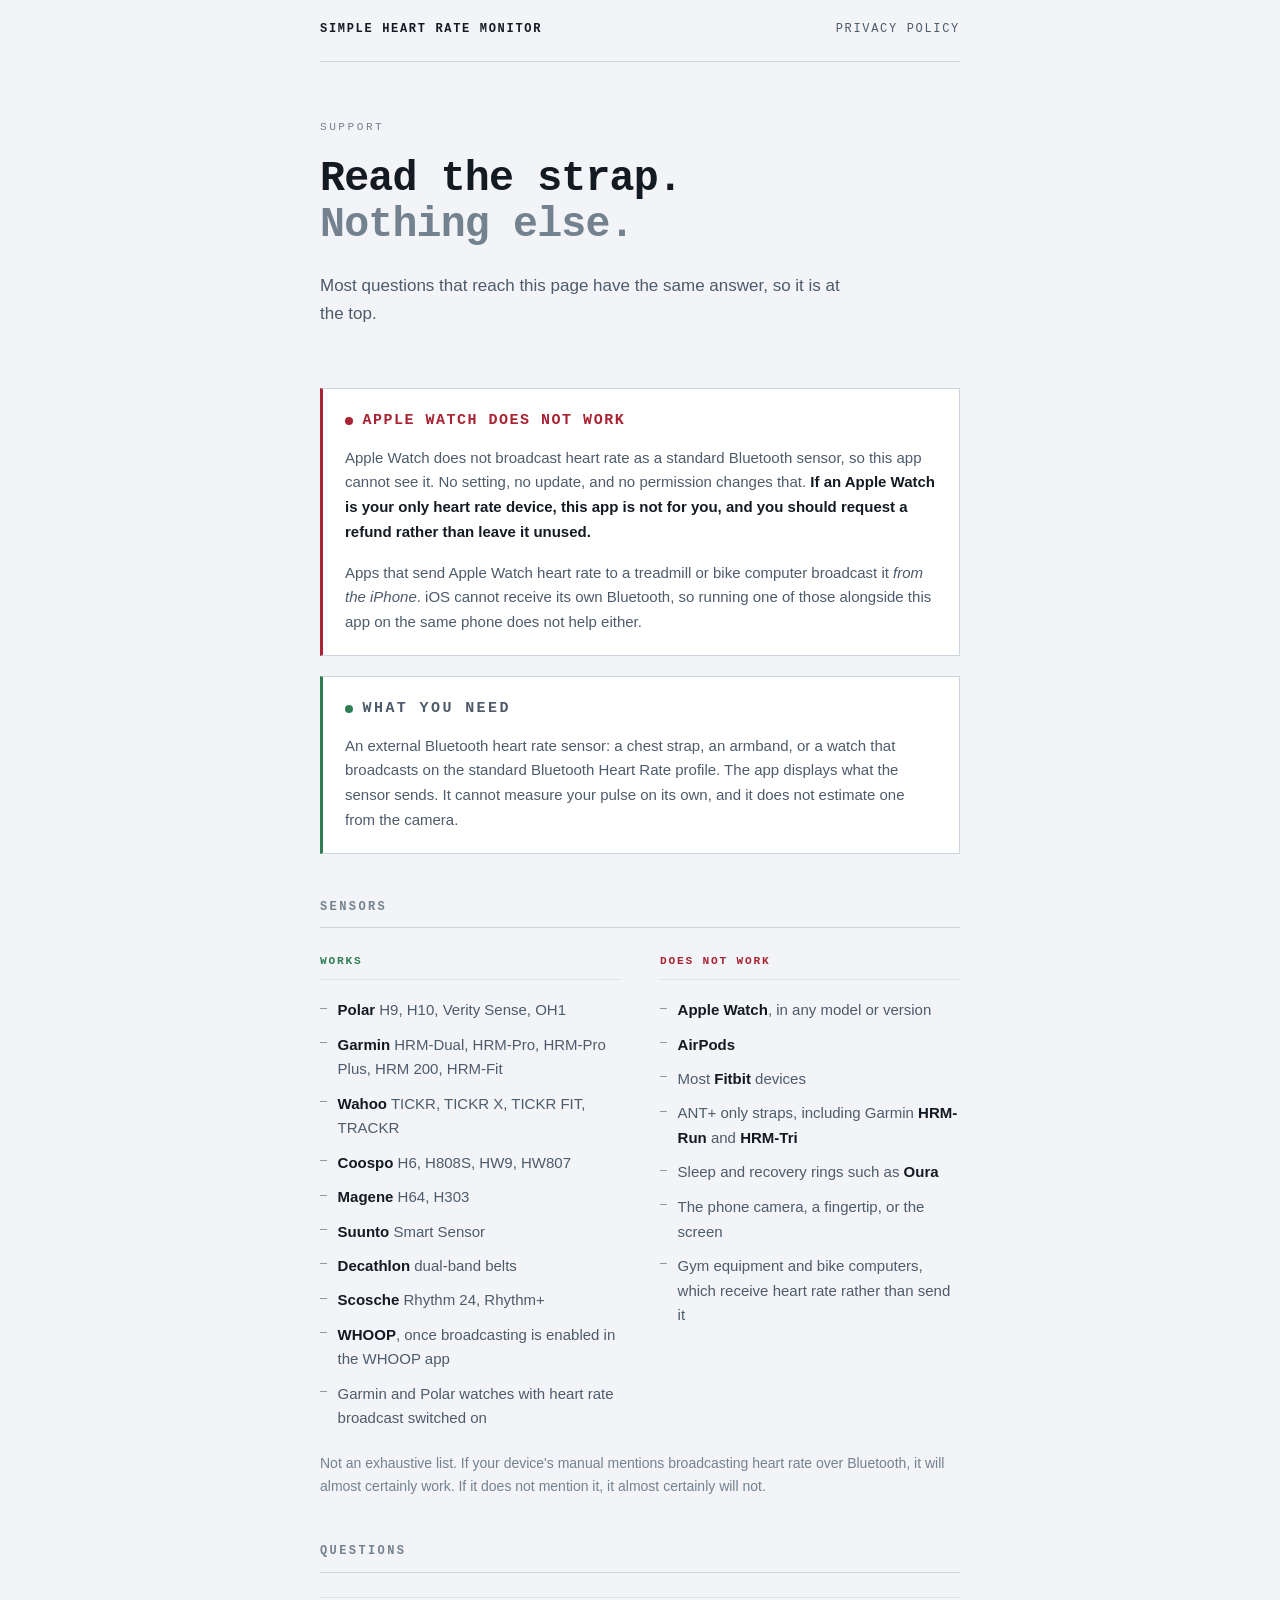
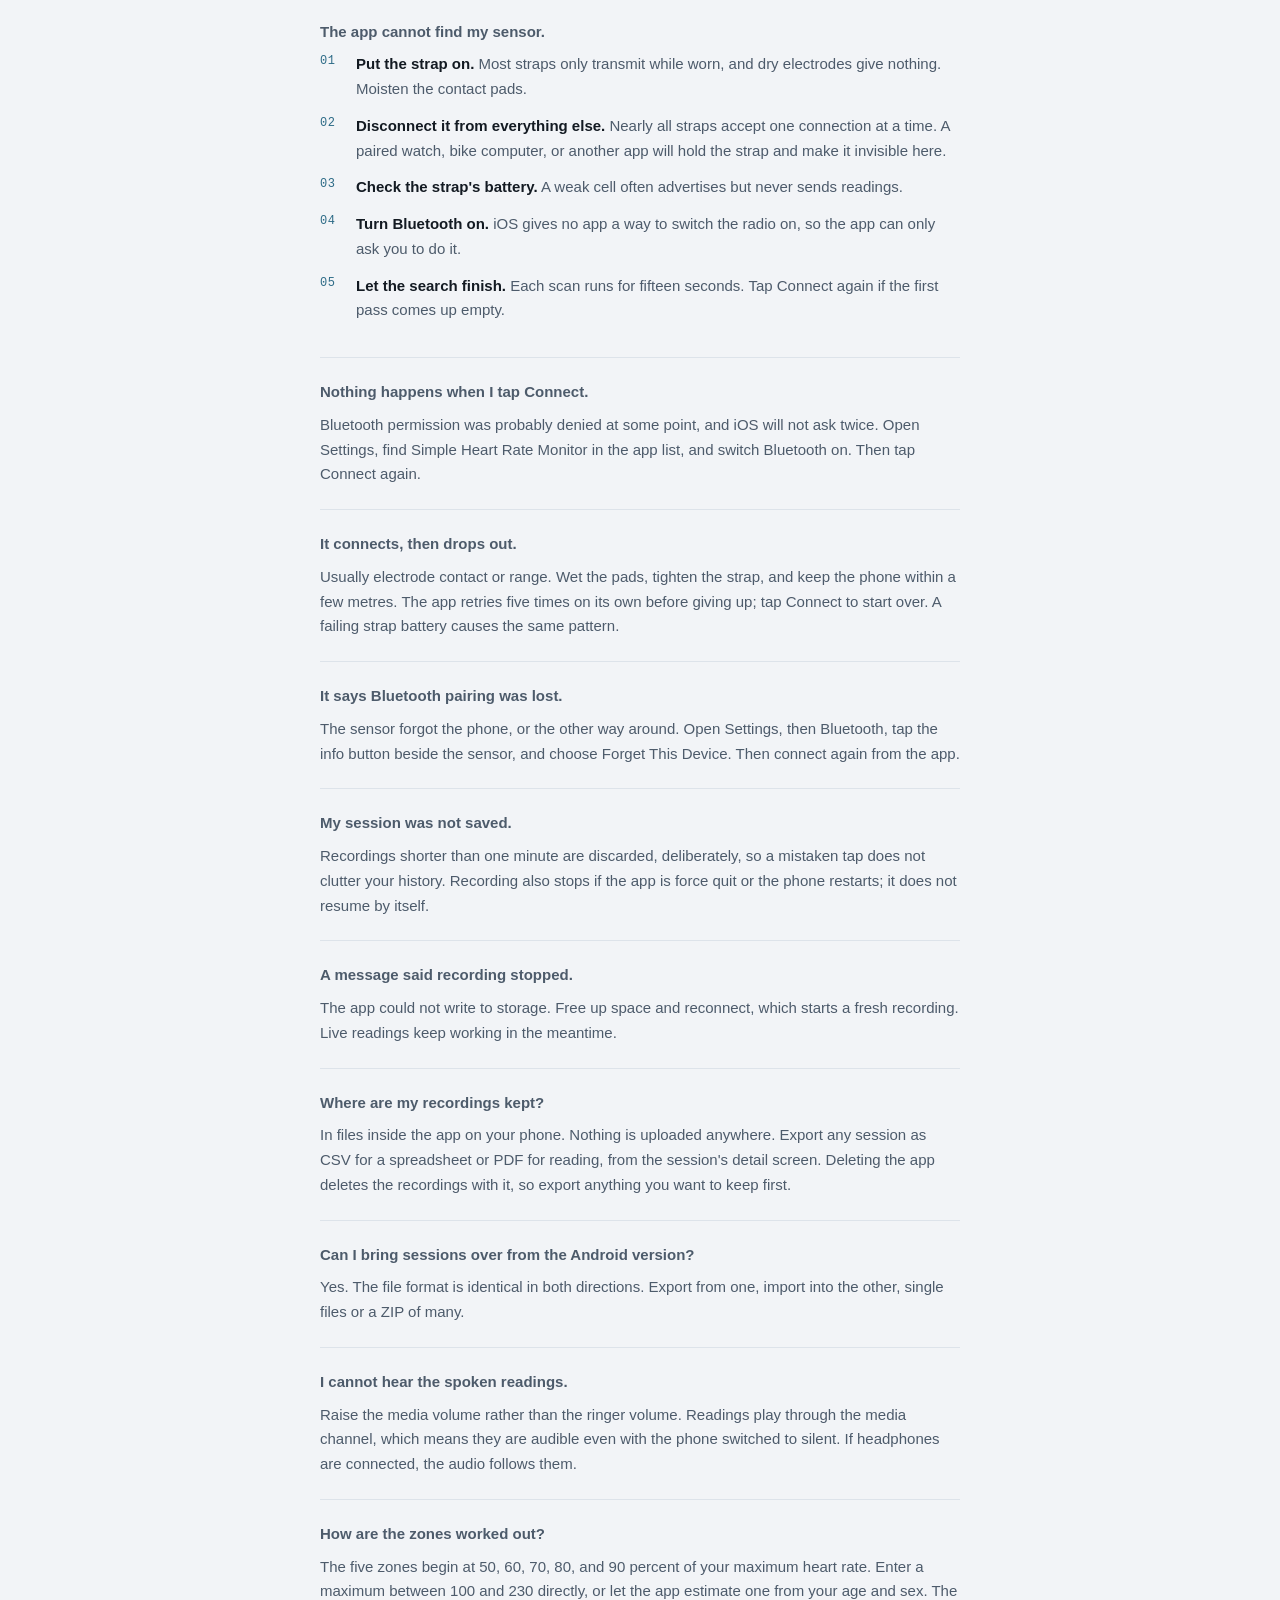
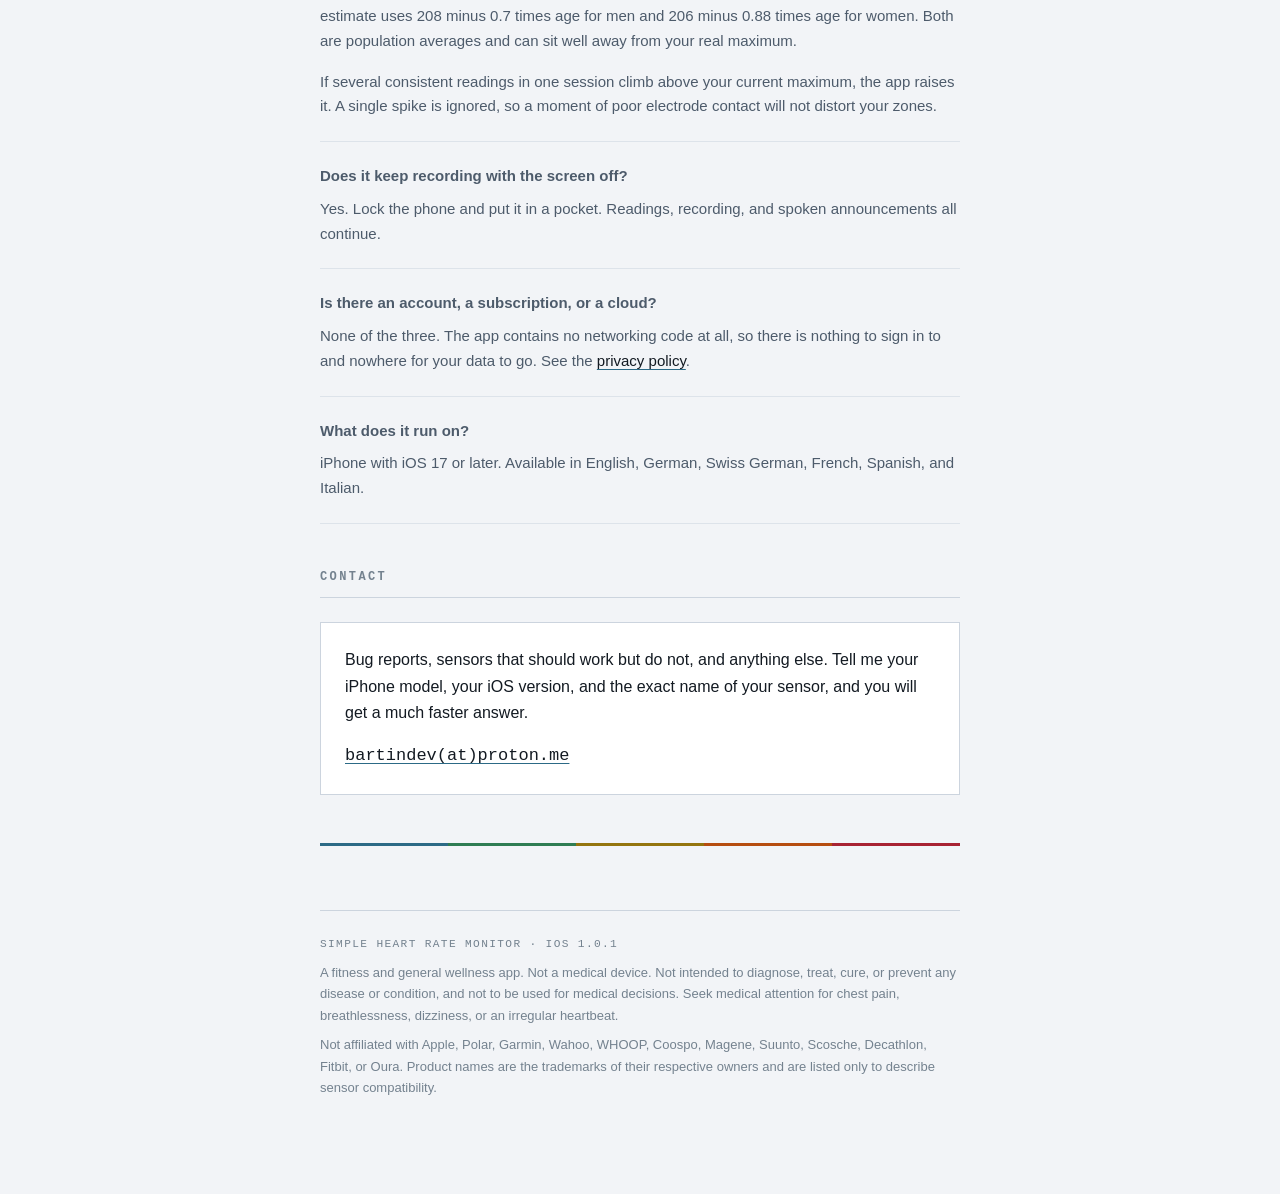
<file: index.html>
<!DOCTYPE html>
<html lang="en">
<head>
<meta charset="utf-8">
<meta name="viewport" content="width=device-width, initial-scale=1">
<title>Support &mdash; Simple Heart Rate Monitor</title>
<meta name="description" content="Support for Simple Heart Rate Monitor. The app requires an external Bluetooth heart rate sensor. Apple Watch does not work.">
<link rel="icon" href="favicon.svg" type="image/svg+xml">
<link rel="stylesheet" href="style.css">
</head>
<body>

<nav class="bar">
  <b>Simple Heart Rate Monitor</b>
  <a href="privacy.html">Privacy policy</a>
</nav>

<main>

  <header class="hero">
    <p class="eyebrow">Support</p>
    <h1>Read the strap.<span>Nothing else.</span></h1>
    <p class="lede">Most questions that reach this page have the same answer, so it is at the top.</p>
  </header>

  <div class="panel panel--alert">
    <p class="panel-head"><i class="led"></i> Apple Watch does not work</p>
    <p>Apple Watch does not broadcast heart rate as a standard Bluetooth sensor, so this app cannot see it. No setting, no update, and no permission changes that. <strong>If an Apple Watch is your only heart rate device, this app is not for you, and you should request a refund rather than leave it unused.</strong></p>
    <p>Apps that send Apple Watch heart rate to a treadmill or bike computer broadcast it <em>from the iPhone</em>. iOS cannot receive its own Bluetooth, so running one of those alongside this app on the same phone does not help either.</p>
  </div>

  <div class="panel">
    <p class="panel-head"><i class="led"></i> What you need</p>
    <p>An external Bluetooth heart rate sensor: a chest strap, an armband, or a watch that broadcasts on the standard Bluetooth Heart Rate profile. The app displays what the sensor sends. It cannot measure your pulse on its own, and it does not estimate one from the camera.</p>
  </div>

  <section>
    <h2>Sensors</h2>
    <div class="split">
      <div class="split-yes">
        <h3>Works</h3>
        <ul>
          <li><b>Polar</b> H9, H10, Verity Sense, OH1</li>
          <li><b>Garmin</b> HRM-Dual, HRM-Pro, HRM-Pro Plus, HRM 200, HRM-Fit</li>
          <li><b>Wahoo</b> TICKR, TICKR X, TICKR FIT, TRACKR</li>
          <li><b>Coospo</b> H6, H808S, HW9, HW807</li>
          <li><b>Magene</b> H64, H303</li>
          <li><b>Suunto</b> Smart Sensor</li>
          <li><b>Decathlon</b> dual-band belts</li>
          <li><b>Scosche</b> Rhythm 24, Rhythm+</li>
          <li><b>WHOOP</b>, once broadcasting is enabled in the WHOOP app</li>
          <li>Garmin and Polar watches with heart rate broadcast switched on</li>
        </ul>
      </div>
      <div class="split-no">
        <h3>Does not work</h3>
        <ul>
          <li><b>Apple Watch</b>, in any model or version</li>
          <li><b>AirPods</b></li>
          <li>Most <b>Fitbit</b> devices</li>
          <li>ANT+ only straps, including Garmin <b>HRM-Run</b> and <b>HRM-Tri</b></li>
          <li>Sleep and recovery rings such as <b>Oura</b></li>
          <li>The phone camera, a fingertip, or the screen</li>
          <li>Gym equipment and bike computers, which receive heart rate rather than send it</li>
        </ul>
      </div>
    </div>
    <p class="split-note">Not an exhaustive list. If your device's manual mentions broadcasting heart rate over Bluetooth, it will almost certainly work. If it does not mention it, it almost certainly will not.</p>
  </section>

  <section>
    <h2>Questions</h2>
    <div class="qa">

      <div>
        <p class="q">The app cannot find my sensor.</p>
        <ol class="steps">
          <li><b>Put the strap on.</b> Most straps only transmit while worn, and dry electrodes give nothing. Moisten the contact pads.</li>
          <li><b>Disconnect it from everything else.</b> Nearly all straps accept one connection at a time. A paired watch, bike computer, or another app will hold the strap and make it invisible here.</li>
          <li><b>Check the strap's battery.</b> A weak cell often advertises but never sends readings.</li>
          <li><b>Turn Bluetooth on.</b> iOS gives no app a way to switch the radio on, so the app can only ask you to do it.</li>
          <li><b>Let the search finish.</b> Each scan runs for fifteen seconds. Tap Connect again if the first pass comes up empty.</li>
        </ol>
      </div>

      <div>
        <p class="q">Nothing happens when I tap Connect.</p>
        <p>Bluetooth permission was probably denied at some point, and iOS will not ask twice. Open Settings, find Simple Heart Rate Monitor in the app list, and switch Bluetooth on. Then tap Connect again.</p>
      </div>

      <div>
        <p class="q">It connects, then drops out.</p>
        <p>Usually electrode contact or range. Wet the pads, tighten the strap, and keep the phone within a few metres. The app retries five times on its own before giving up; tap Connect to start over. A failing strap battery causes the same pattern.</p>
      </div>

      <div>
        <p class="q">It says Bluetooth pairing was lost.</p>
        <p>The sensor forgot the phone, or the other way around. Open Settings, then Bluetooth, tap the info button beside the sensor, and choose Forget This Device. Then connect again from the app.</p>
      </div>

      <div>
        <p class="q">My session was not saved.</p>
        <p>Recordings shorter than one minute are discarded, deliberately, so a mistaken tap does not clutter your history. Recording also stops if the app is force quit or the phone restarts; it does not resume by itself.</p>
      </div>

      <div>
        <p class="q">A message said recording stopped.</p>
        <p>The app could not write to storage. Free up space and reconnect, which starts a fresh recording. Live readings keep working in the meantime.</p>
      </div>

      <div>
        <p class="q">Where are my recordings kept?</p>
        <p>In files inside the app on your phone. Nothing is uploaded anywhere. Export any session as CSV for a spreadsheet or PDF for reading, from the session's detail screen. Deleting the app deletes the recordings with it, so export anything you want to keep first.</p>
      </div>

      <div>
        <p class="q">Can I bring sessions over from the Android version?</p>
        <p>Yes. The file format is identical in both directions. Export from one, import into the other, single files or a ZIP of many.</p>
      </div>

      <div>
        <p class="q">I cannot hear the spoken readings.</p>
        <p>Raise the media volume rather than the ringer volume. Readings play through the media channel, which means they are audible even with the phone switched to silent. If headphones are connected, the audio follows them.</p>
      </div>

      <div>
        <p class="q">How are the zones worked out?</p>
        <p>The five zones begin at 50, 60, 70, 80, and 90 percent of your maximum heart rate. Enter a maximum between 100 and 230 directly, or let the app estimate one from your age and sex. The estimate uses 208 minus 0.7 times age for men and 206 minus 0.88 times age for women. Both are population averages and can sit well away from your real maximum.</p>
        <p>If several consistent readings in one session climb above your current maximum, the app raises it. A single spike is ignored, so a moment of poor electrode contact will not distort your zones.</p>
      </div>

      <div>
        <p class="q">Does it keep recording with the screen off?</p>
        <p>Yes. Lock the phone and put it in a pocket. Readings, recording, and spoken announcements all continue.</p>
      </div>

      <div>
        <p class="q">Is there an account, a subscription, or a cloud?</p>
        <p>None of the three. The app contains no networking code at all, so there is nothing to sign in to and nowhere for your data to go. See the <a href="privacy.html">privacy policy</a>.</p>
      </div>

      <div>
        <p class="q">What does it run on?</p>
        <p>iPhone with iOS 17 or later. Available in English, German, Swiss German, French, Spanish, and Italian.</p>
      </div>

    </div>
  </section>

  <section>
    <h2>Contact</h2>
    <div class="contact">
      <p>Bug reports, sensors that should work but do not, and anything else. Tell me your iPhone model, your iOS version, and the exact name of your sensor, and you will get a much faster answer.</p>
      <p class="addr"><a href="mailto:bartindev@proton.me">bartindev(at)proton.me</a></p>
    </div>
  </section>

  <div class="ramp"><i></i><i></i><i></i><i></i><i></i></div>

</main>

<footer>
  <p class="meta">Simple Heart Rate Monitor &middot; iOS 1.0.1</p>
  <p>A fitness and general wellness app. Not a medical device. Not intended to diagnose, treat, cure, or prevent any disease or condition, and not to be used for medical decisions. Seek medical attention for chest pain, breathlessness, dizziness, or an irregular heartbeat.</p>
  <p>Not affiliated with Apple, Polar, Garmin, Wahoo, WHOOP, Coospo, Magene, Suunto, Scosche, Decathlon, Fitbit, or Oura. Product names are the trademarks of their respective owners and are listed only to describe sensor compatibility.</p>
</footer>

</body>
</html>
</file>
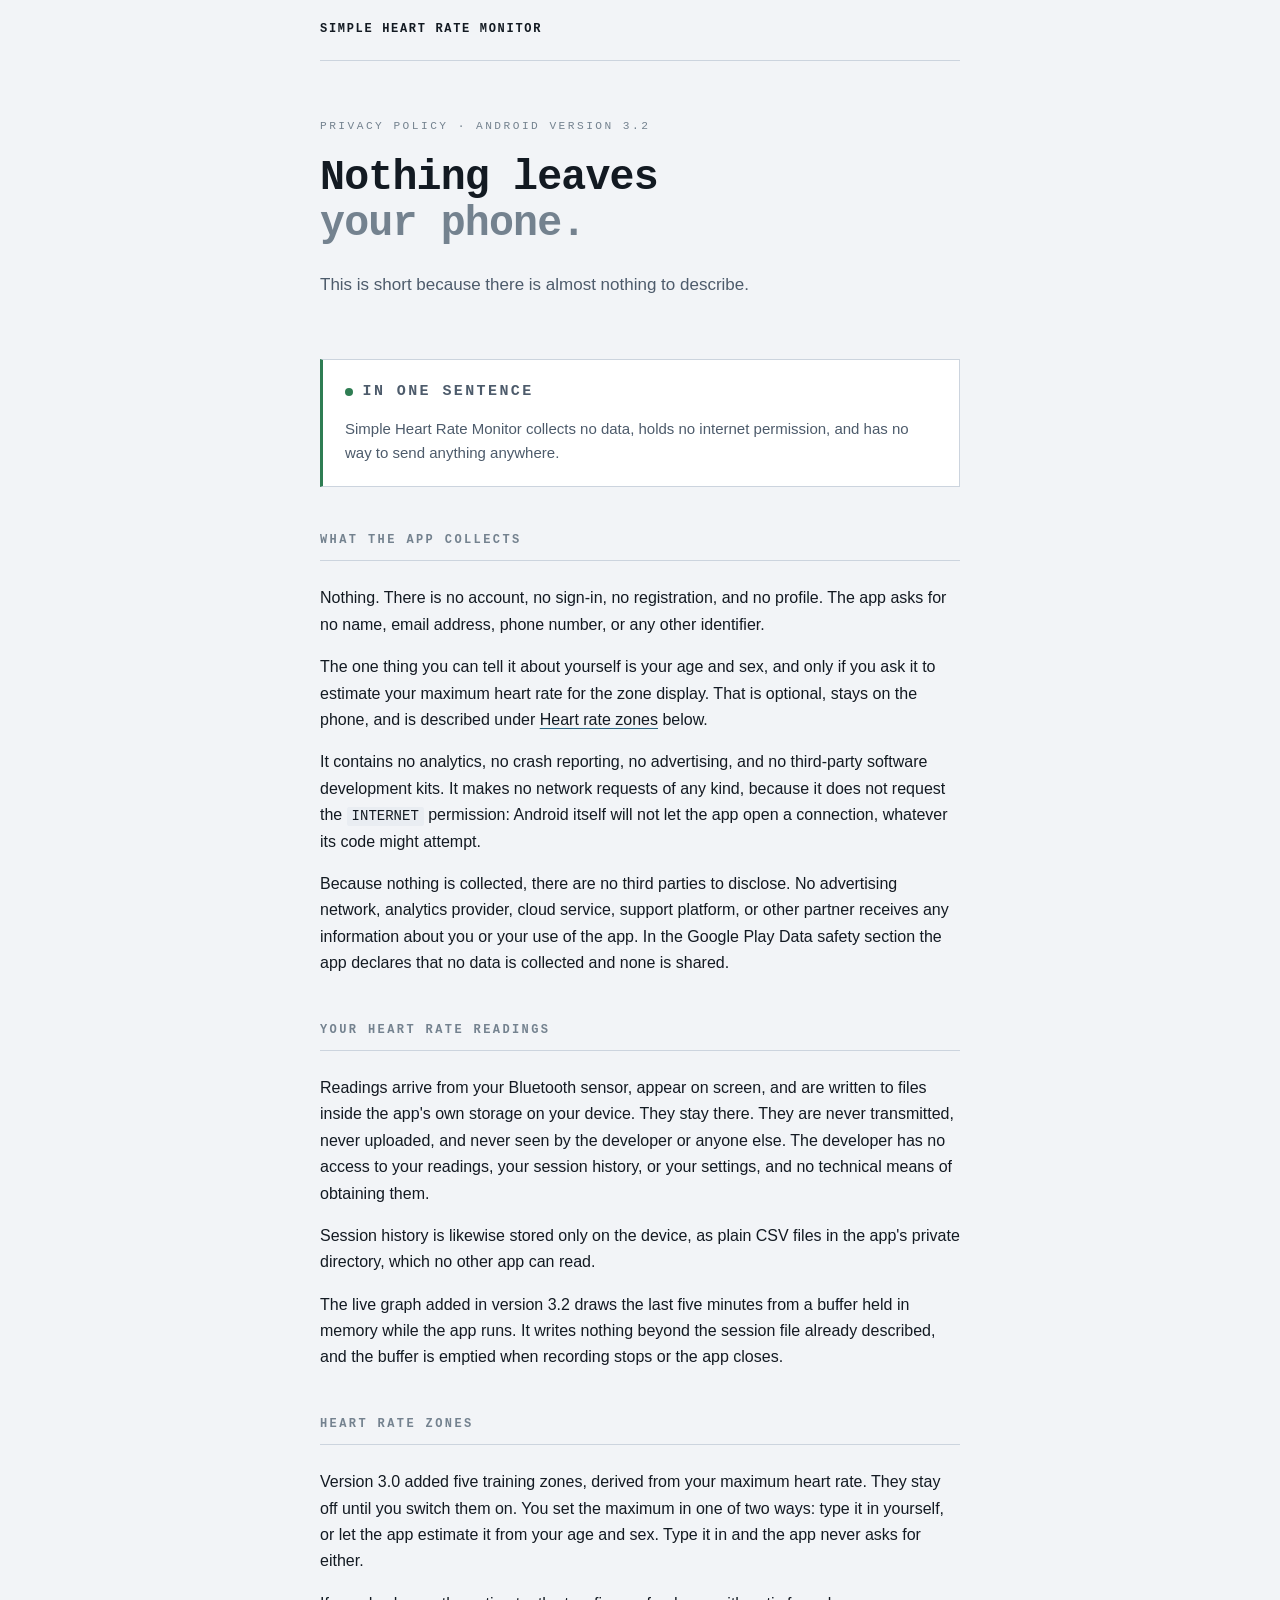
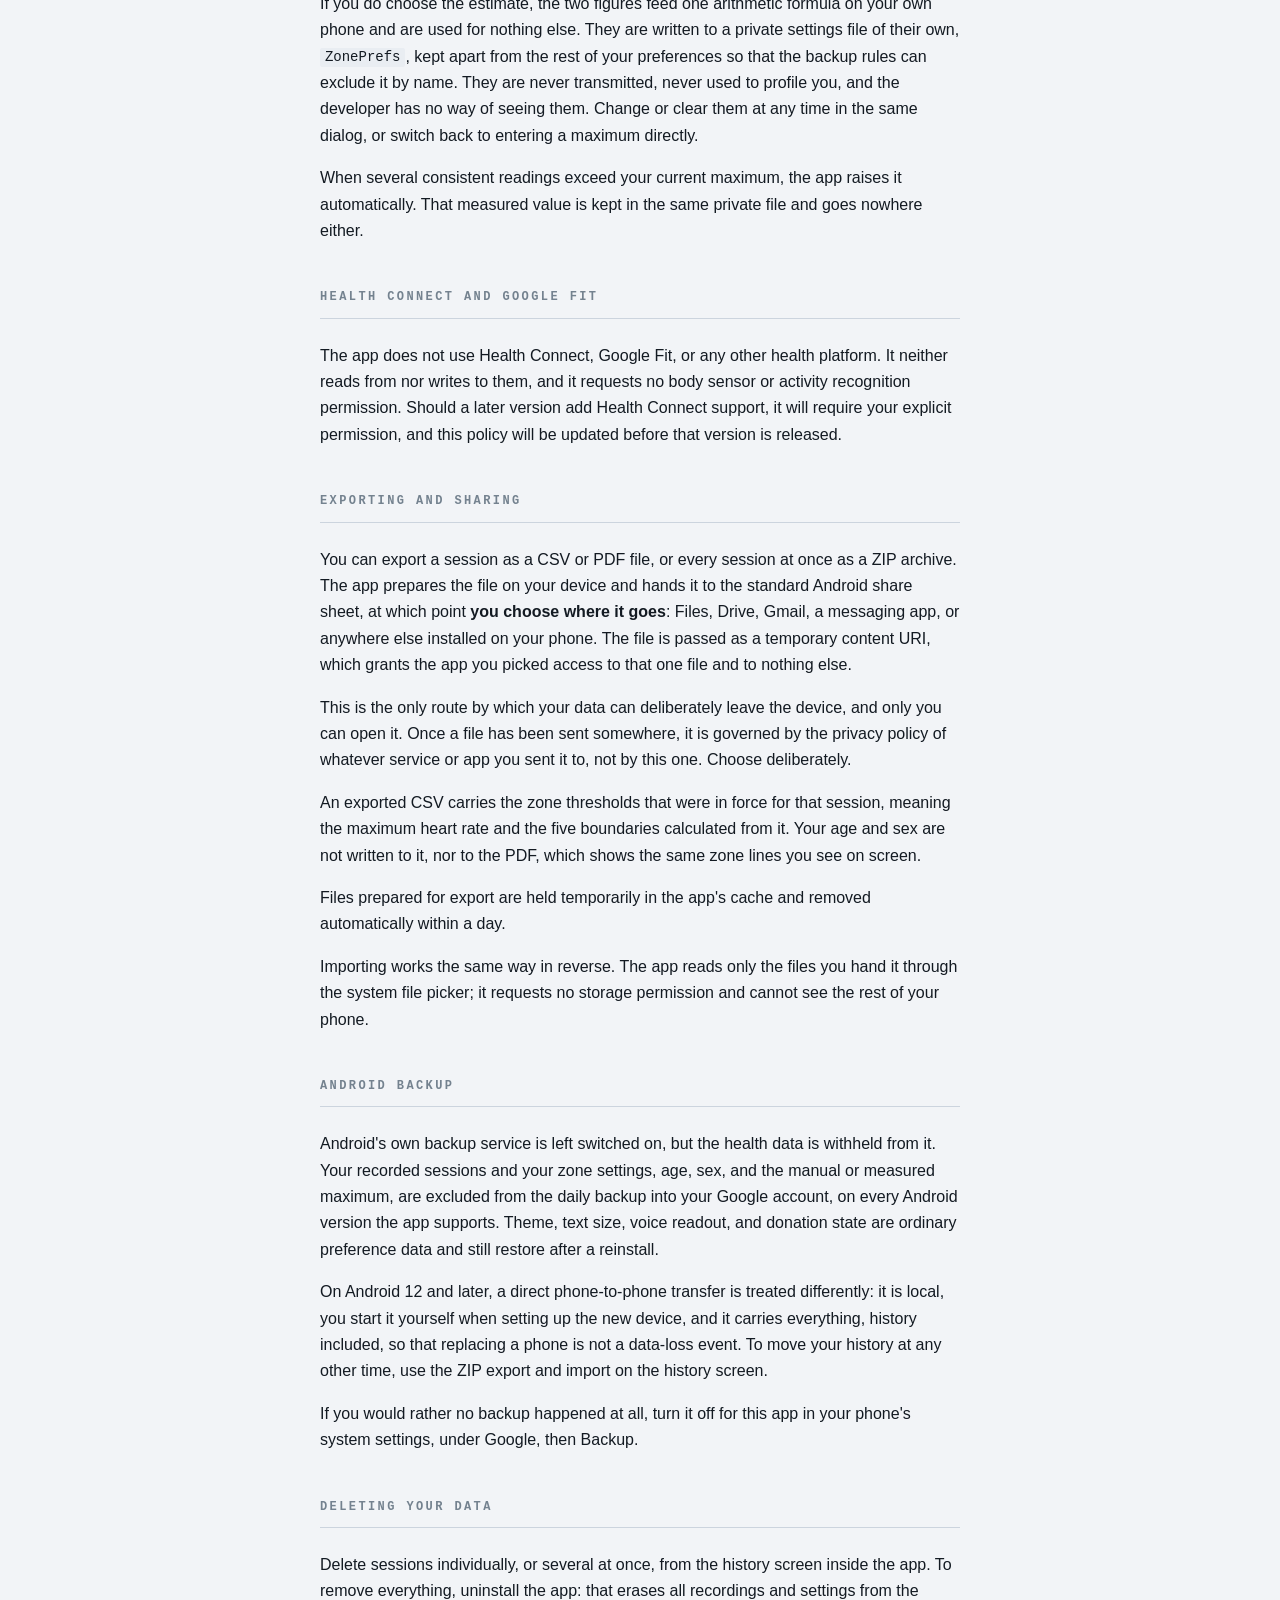
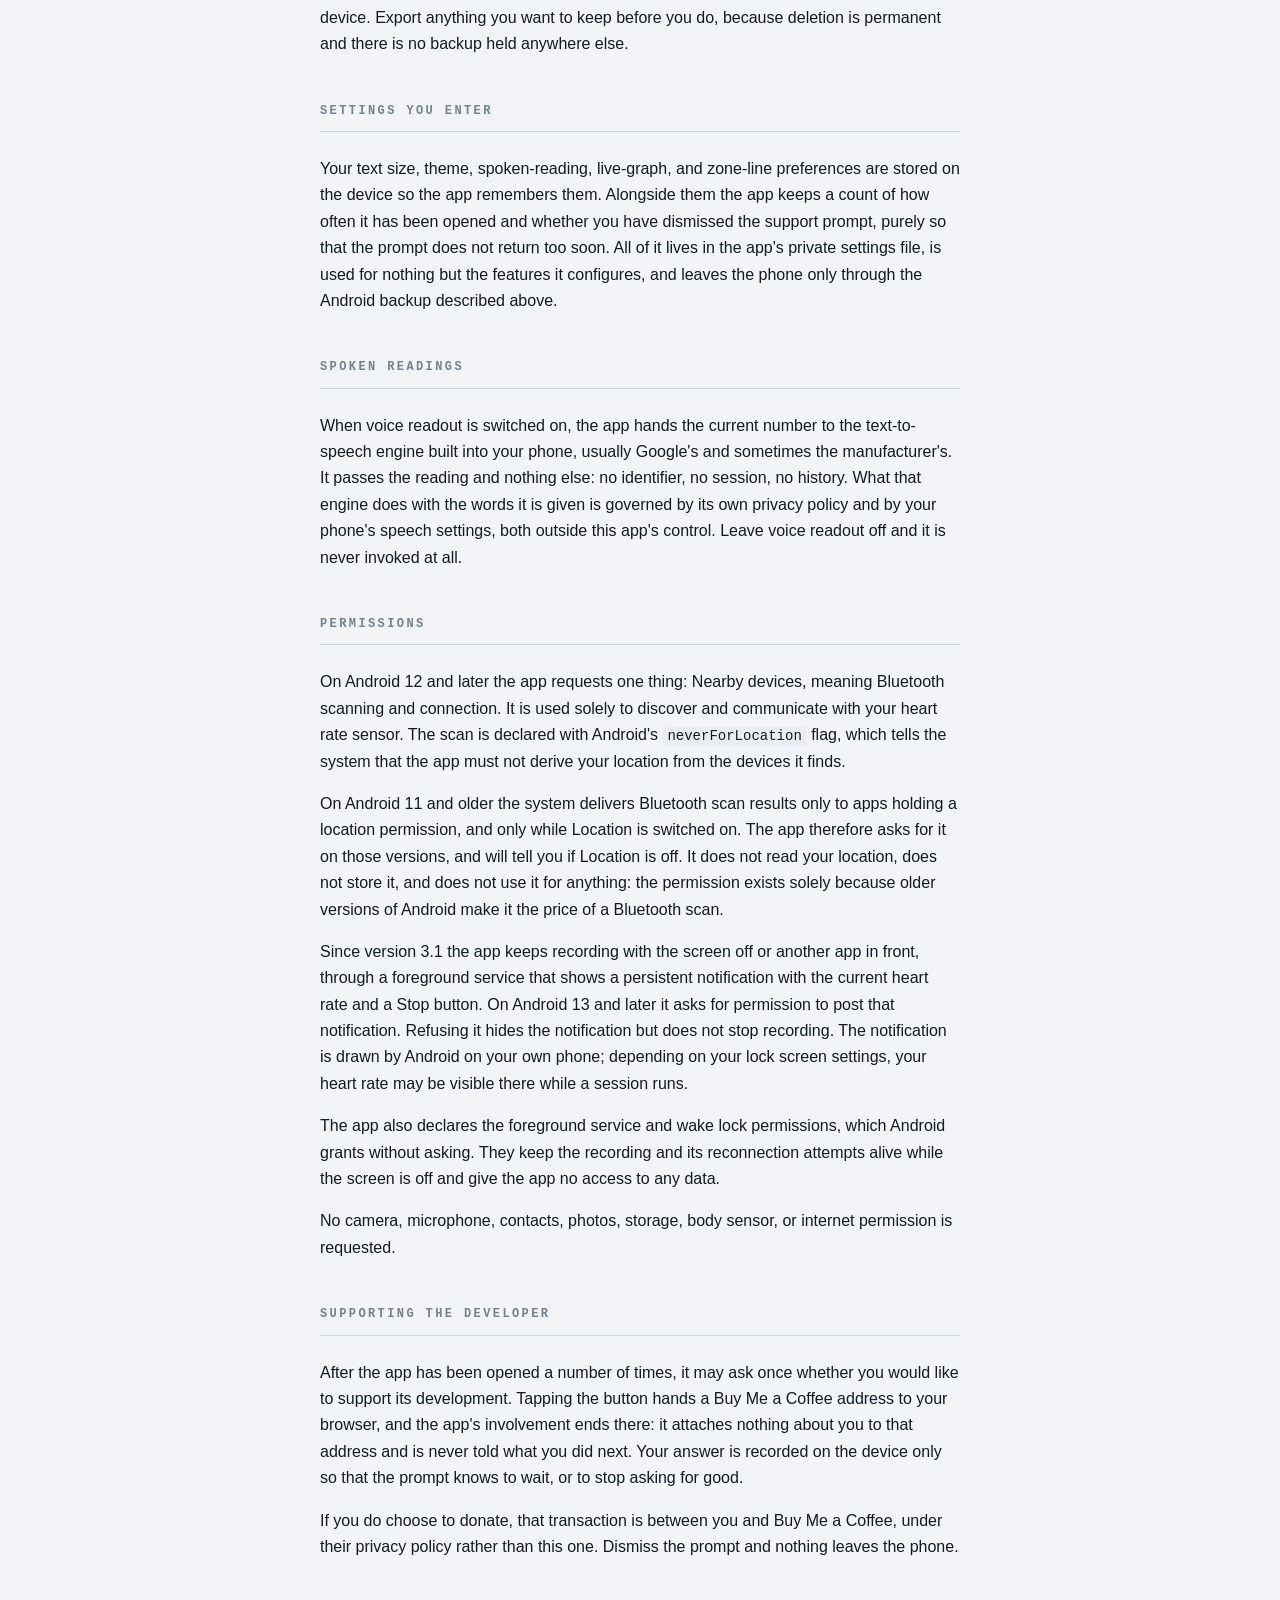
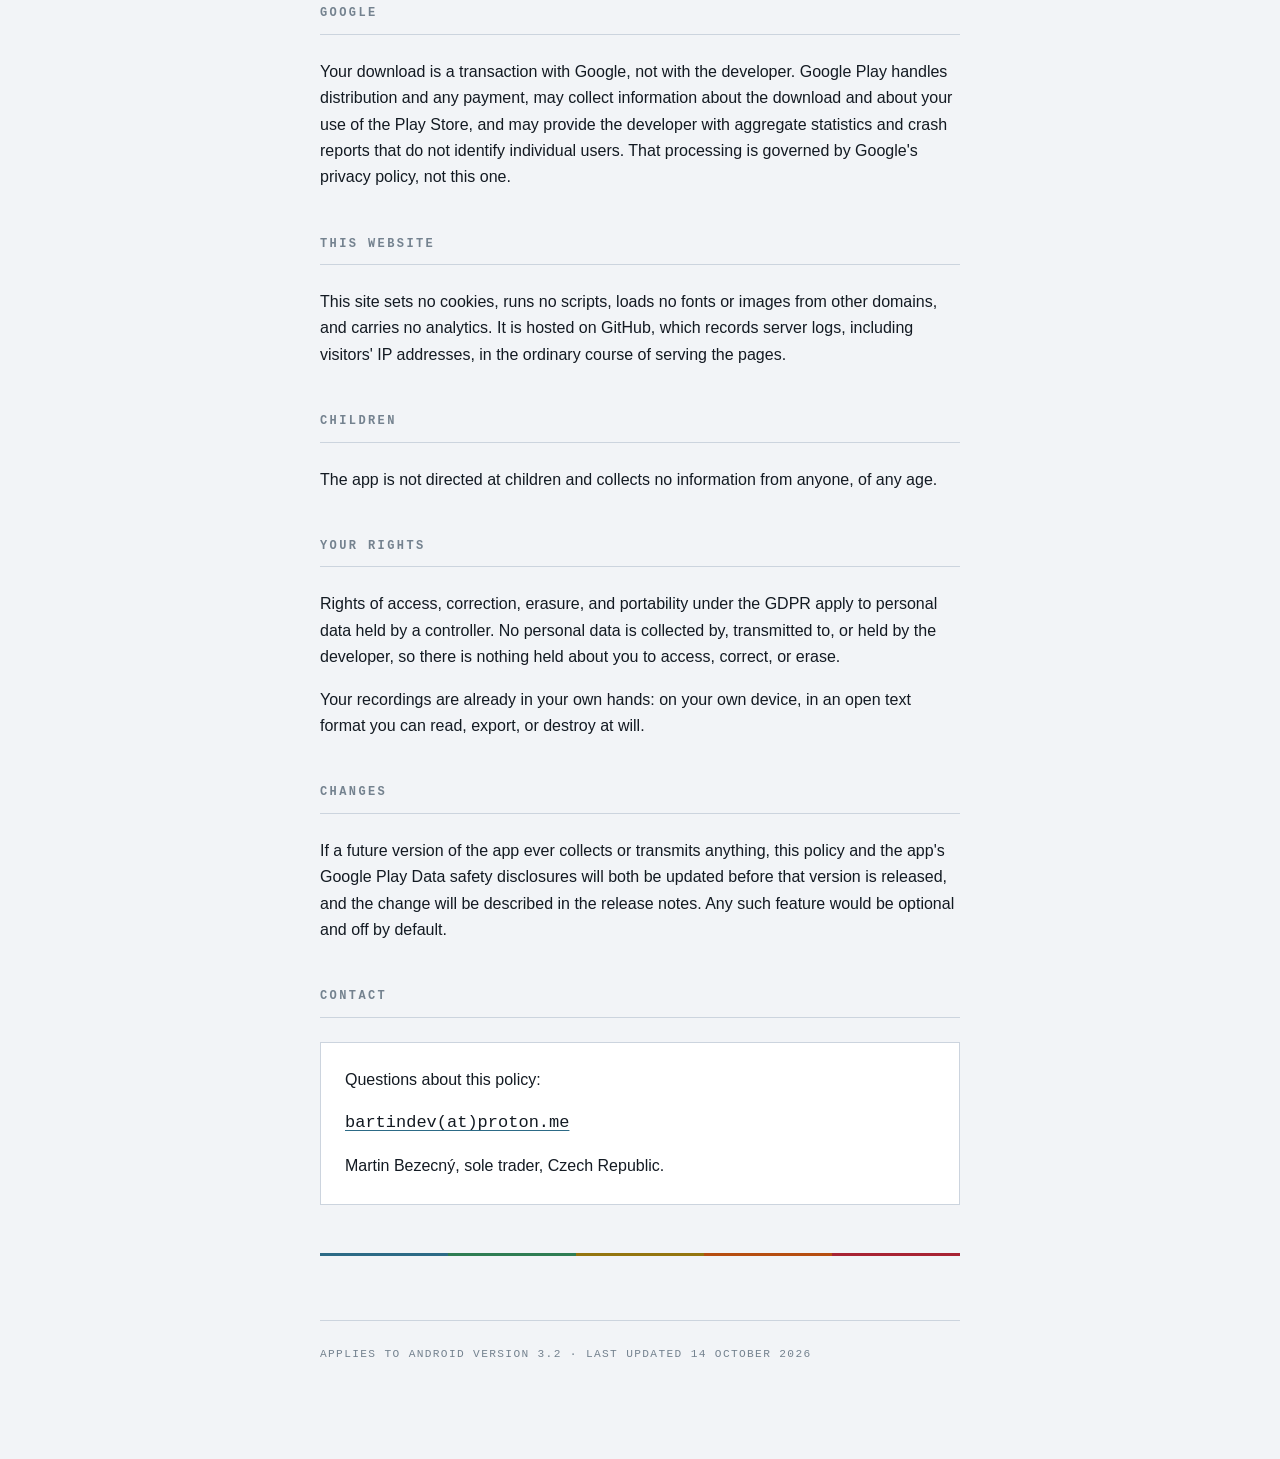
<file: privacy-android.html>
<!DOCTYPE html>
<html lang="en">
<head>
<meta charset="utf-8">
<meta name="viewport" content="width=device-width, initial-scale=1">
<title>Privacy policy &middot; Simple Heart Rate Monitor</title>
<meta name="description" content="Privacy policy for the Android version of Simple Heart Rate Monitor. The app collects nothing and holds no internet permission.">
<meta name="robots" content="noindex, nofollow">
<link rel="icon" href="favicon.svg" type="image/svg+xml">
<link rel="stylesheet" href="style.css">
</head>
<body>

<nav class="bar">
  <b>Simple Heart Rate Monitor</b>
</nav>

<main>

  <header class="hero">
    <p class="eyebrow">Privacy policy &middot; Android version 3.2</p>
    <h1>Nothing leaves<span>your phone.</span></h1>
    <p class="lede">This is short because there is almost nothing to describe.</p>
  </header>

  <div class="panel">
    <p class="panel-head"><i class="led"></i> In one sentence</p>
    <p>Simple Heart Rate Monitor collects no data, holds no internet permission, and has no way to send anything anywhere.</p>
  </div>

  <section>
    <h2>What the app collects</h2>
    <p>Nothing. There is no account, no sign-in, no registration, and no profile. The app asks for no name, email address, phone number, or any other identifier.</p>
    <p>The one thing you can tell it about yourself is your age and sex, and only if you ask it to estimate your maximum heart rate for the zone display. That is optional, stays on the phone, and is described under <a href="#zones">Heart rate zones</a> below.</p>
    <p>It contains no analytics, no crash reporting, no advertising, and no third-party software development kits. It makes no network requests of any kind, because it does not request the <code>INTERNET</code> permission: Android itself will not let the app open a connection, whatever its code might attempt.</p>
    <p>Because nothing is collected, there are no third parties to disclose. No advertising network, analytics provider, cloud service, support platform, or other partner receives any information about you or your use of the app. In the Google Play Data safety section the app declares that no data is collected and none is shared.</p>
  </section>

  <section>
    <h2>Your heart rate readings</h2>
    <p>Readings arrive from your Bluetooth sensor, appear on screen, and are written to files inside the app's own storage on your device. They stay there. They are never transmitted, never uploaded, and never seen by the developer or anyone else. The developer has no access to your readings, your session history, or your settings, and no technical means of obtaining them.</p>
    <p>Session history is likewise stored only on the device, as plain CSV files in the app's private directory, which no other app can read.</p>
    <p>The live graph added in version 3.2 draws the last five minutes from a buffer held in memory while the app runs. It writes nothing beyond the session file already described, and the buffer is emptied when recording stops or the app closes.</p>
  </section>

  <section id="zones">
    <h2>Heart rate zones</h2>
    <p>Version 3.0 added five training zones, derived from your maximum heart rate. They stay off until you switch them on. You set the maximum in one of two ways: type it in yourself, or let the app estimate it from your age and sex. Type it in and the app never asks for either.</p>
    <p>If you do choose the estimate, the two figures feed one arithmetic formula on your own phone and are used for nothing else. They are written to a private settings file of their own, <code>ZonePrefs</code>, kept apart from the rest of your preferences so that the backup rules can exclude it by name. They are never transmitted, never used to profile you, and the developer has no way of seeing them. Change or clear them at any time in the same dialog, or switch back to entering a maximum directly.</p>
    <p>When several consistent readings exceed your current maximum, the app raises it automatically. That measured value is kept in the same private file and goes nowhere either.</p>
  </section>

  <section>
    <h2>Health Connect and Google Fit</h2>
    <p>The app does not use Health Connect, Google Fit, or any other health platform. It neither reads from nor writes to them, and it requests no body sensor or activity recognition permission. Should a later version add Health Connect support, it will require your explicit permission, and this policy will be updated before that version is released.</p>
  </section>

  <section>
    <h2>Exporting and sharing</h2>
    <p>You can export a session as a CSV or PDF file, or every session at once as a ZIP archive. The app prepares the file on your device and hands it to the standard Android share sheet, at which point <strong>you choose where it goes</strong>: Files, Drive, Gmail, a messaging app, or anywhere else installed on your phone. The file is passed as a temporary content URI, which grants the app you picked access to that one file and to nothing else.</p>
    <p>This is the only route by which your data can deliberately leave the device, and only you can open it. Once a file has been sent somewhere, it is governed by the privacy policy of whatever service or app you sent it to, not by this one. Choose deliberately.</p>
    <p>An exported CSV carries the zone thresholds that were in force for that session, meaning the maximum heart rate and the five boundaries calculated from it. Your age and sex are not written to it, nor to the PDF, which shows the same zone lines you see on screen.</p>
    <p>Files prepared for export are held temporarily in the app's cache and removed automatically within a day.</p>
    <p>Importing works the same way in reverse. The app reads only the files you hand it through the system file picker; it requests no storage permission and cannot see the rest of your phone.</p>
  </section>

  <section>
    <h2>Android backup</h2>
    <p>Android's own backup service is left switched on, but the health data is withheld from it. Your recorded sessions and your zone settings, age, sex, and the manual or measured maximum, are excluded from the daily backup into your Google account, on every Android version the app supports. Theme, text size, voice readout, and donation state are ordinary preference data and still restore after a reinstall.</p>
    <p>On Android 12 and later, a direct phone-to-phone transfer is treated differently: it is local, you start it yourself when setting up the new device, and it carries everything, history included, so that replacing a phone is not a data-loss event. To move your history at any other time, use the ZIP export and import on the history screen.</p>
    <p>If you would rather no backup happened at all, turn it off for this app in your phone's system settings, under Google, then Backup.</p>
  </section>

  <section>
    <h2>Deleting your data</h2>
    <p>Delete sessions individually, or several at once, from the history screen inside the app. To remove everything, uninstall the app: that erases all recordings and settings from the device. Export anything you want to keep before you do, because deletion is permanent and there is no backup held anywhere else.</p>
  </section>

  <section>
    <h2>Settings you enter</h2>
    <p>Your text size, theme, spoken-reading, live-graph, and zone-line preferences are stored on the device so the app remembers them. Alongside them the app keeps a count of how often it has been opened and whether you have dismissed the support prompt, purely so that the prompt does not return too soon. All of it lives in the app's private settings file, is used for nothing but the features it configures, and leaves the phone only through the Android backup described above.</p>
  </section>

  <section>
    <h2>Spoken readings</h2>
    <p>When voice readout is switched on, the app hands the current number to the text-to-speech engine built into your phone, usually Google's and sometimes the manufacturer's. It passes the reading and nothing else: no identifier, no session, no history. What that engine does with the words it is given is governed by its own privacy policy and by your phone's speech settings, both outside this app's control. Leave voice readout off and it is never invoked at all.</p>
  </section>

  <section>
    <h2>Permissions</h2>
    <p>On Android 12 and later the app requests one thing: Nearby devices, meaning Bluetooth scanning and connection. It is used solely to discover and communicate with your heart rate sensor. The scan is declared with Android's <code>neverForLocation</code> flag, which tells the system that the app must not derive your location from the devices it finds.</p>
    <p>On Android 11 and older the system delivers Bluetooth scan results only to apps holding a location permission, and only while Location is switched on. The app therefore asks for it on those versions, and will tell you if Location is off. It does not read your location, does not store it, and does not use it for anything: the permission exists solely because older versions of Android make it the price of a Bluetooth scan.</p>
    <p>Since version 3.1 the app keeps recording with the screen off or another app in front, through a foreground service that shows a persistent notification with the current heart rate and a Stop button. On Android 13 and later it asks for permission to post that notification. Refusing it hides the notification but does not stop recording. The notification is drawn by Android on your own phone; depending on your lock screen settings, your heart rate may be visible there while a session runs.</p>
    <p>The app also declares the foreground service and wake lock permissions, which Android grants without asking. They keep the recording and its reconnection attempts alive while the screen is off and give the app no access to any data.</p>
    <p>No camera, microphone, contacts, photos, storage, body sensor, or internet permission is requested.</p>
  </section>

  <section>
    <h2>Supporting the developer</h2>
    <p>After the app has been opened a number of times, it may ask once whether you would like to support its development. Tapping the button hands a Buy Me a Coffee address to your browser, and the app's involvement ends there: it attaches nothing about you to that address and is never told what you did next. Your answer is recorded on the device only so that the prompt knows to wait, or to stop asking for good.</p>
    <p>If you do choose to donate, that transaction is between you and Buy Me a Coffee, under their privacy policy rather than this one. Dismiss the prompt and nothing leaves the phone.</p>
  </section>

  <section>
    <h2>Google</h2>
    <p>Your download is a transaction with Google, not with the developer. Google Play handles distribution and any payment, may collect information about the download and about your use of the Play Store, and may provide the developer with aggregate statistics and crash reports that do not identify individual users. That processing is governed by Google's privacy policy, not this one.</p>
  </section>

  <section>
    <h2>This website</h2>
    <p>This site sets no cookies, runs no scripts, loads no fonts or images from other domains, and carries no analytics. It is hosted on GitHub, which records server logs, including visitors' IP addresses, in the ordinary course of serving the pages.</p>
  </section>

  <section>
    <h2>Children</h2>
    <p>The app is not directed at children and collects no information from anyone, of any age.</p>
  </section>

  <section>
    <h2>Your rights</h2>
    <p>Rights of access, correction, erasure, and portability under the GDPR apply to personal data held by a controller. No personal data is collected by, transmitted to, or held by the developer, so there is nothing held about you to access, correct, or erase.</p>
    <p>Your recordings are already in your own hands: on your own device, in an open text format you can read, export, or destroy at will.</p>
  </section>

  <section>
    <h2>Changes</h2>
    <p>If a future version of the app ever collects or transmits anything, this policy and the app's Google Play Data safety disclosures will both be updated before that version is released, and the change will be described in the release notes. Any such feature would be optional and off by default.</p>
  </section>

  <section>
    <h2>Contact</h2>
    <div class="contact">
      <p>Questions about this policy:</p>
      <p class="addr"><a href="mailto:bartindev@proton.me">bartindev(at)proton.me</a></p>
      <p>Martin Bezecn&yacute;, sole trader, Czech Republic.</p>
    </div>
  </section>

  <div class="ramp"><i></i><i></i><i></i><i></i><i></i></div>

</main>

<footer>
  <p class="meta">Applies to Android version 3.2 &middot; Last updated 14 October 2026</p>
</footer>

</body>
</html>
</file>
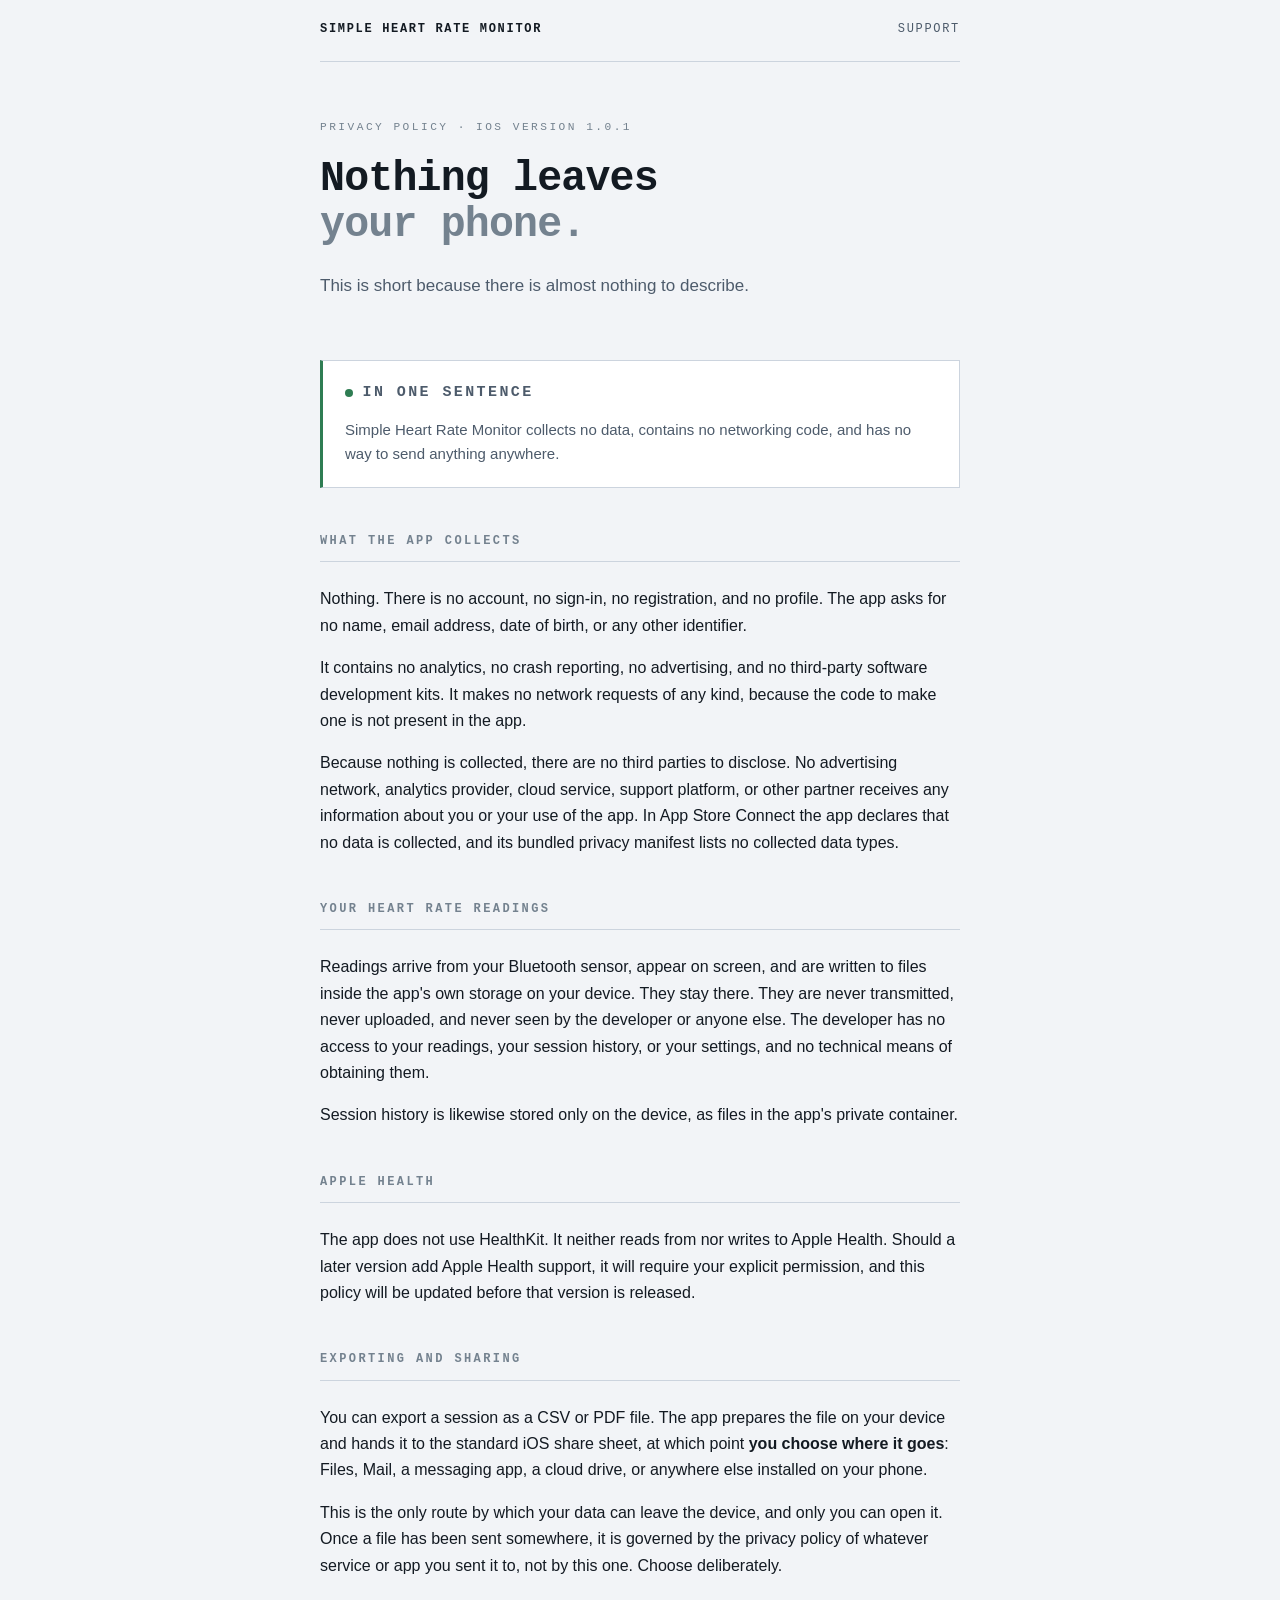
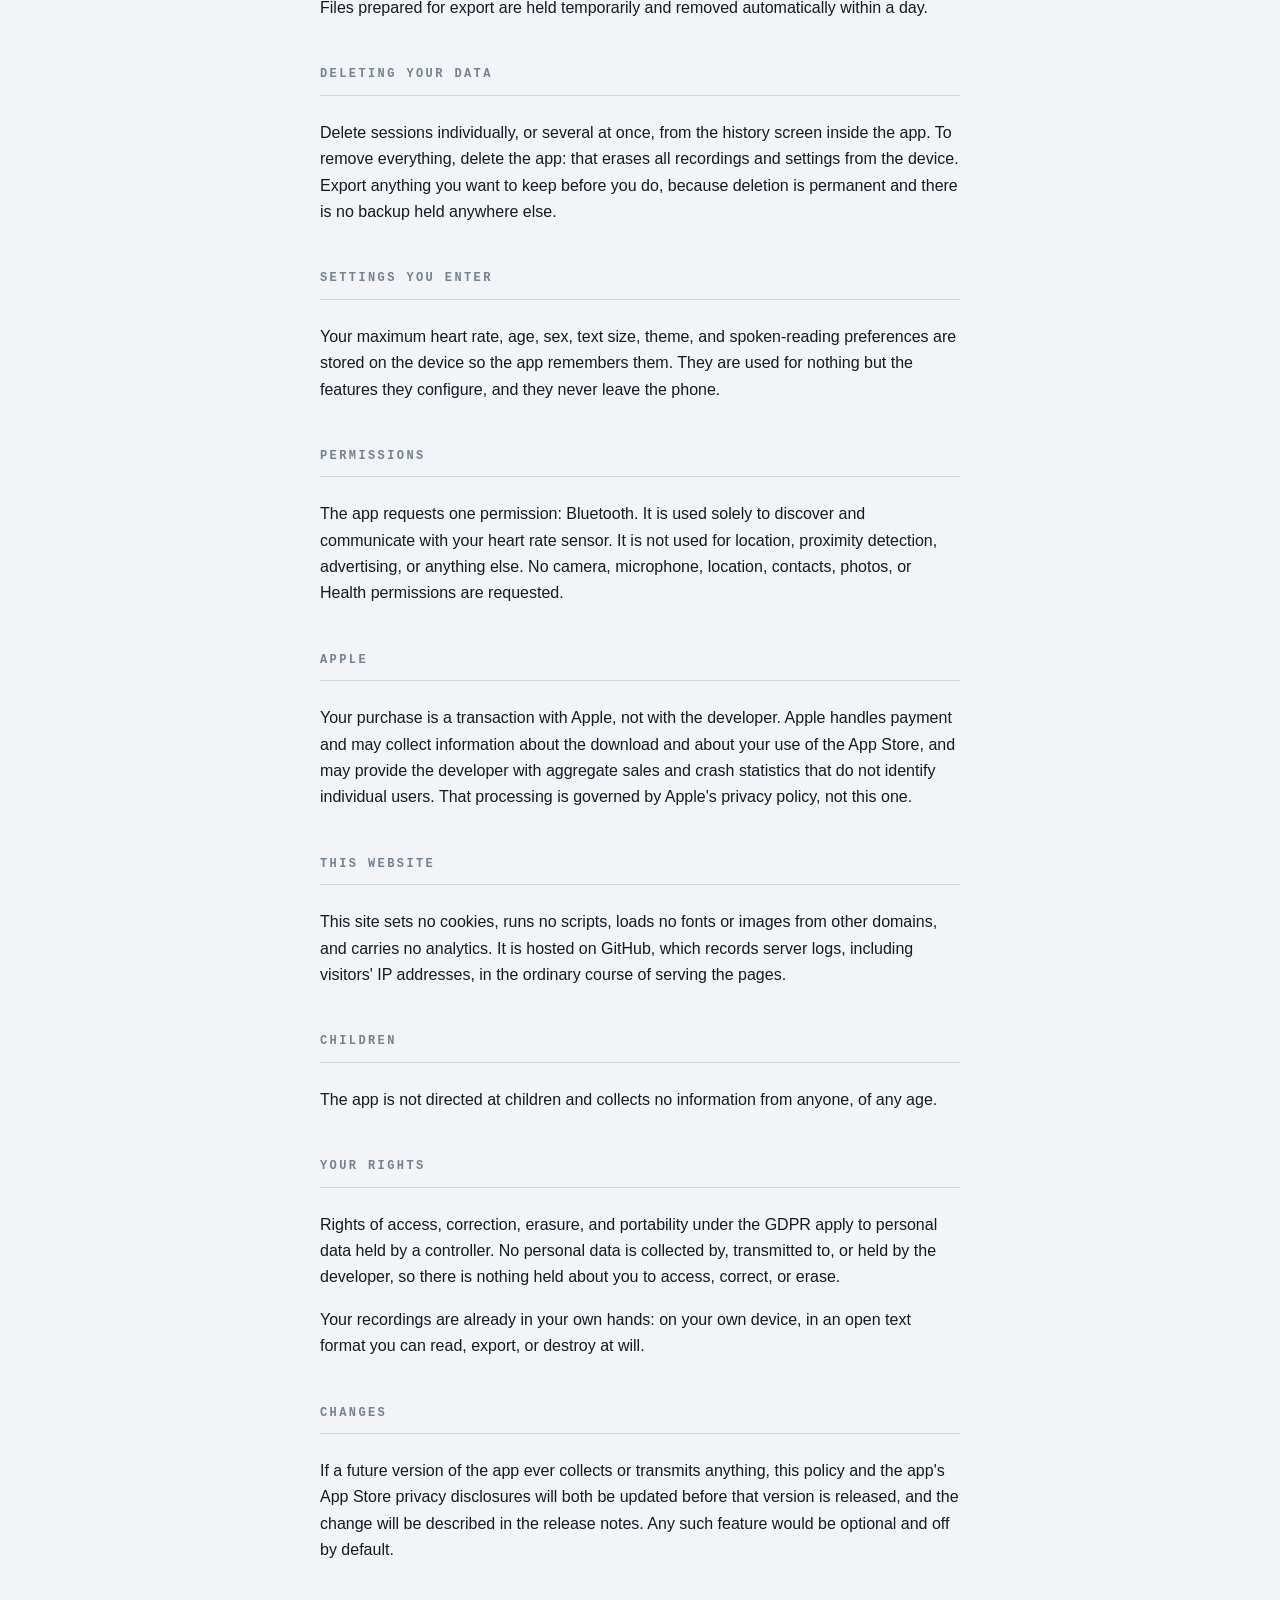
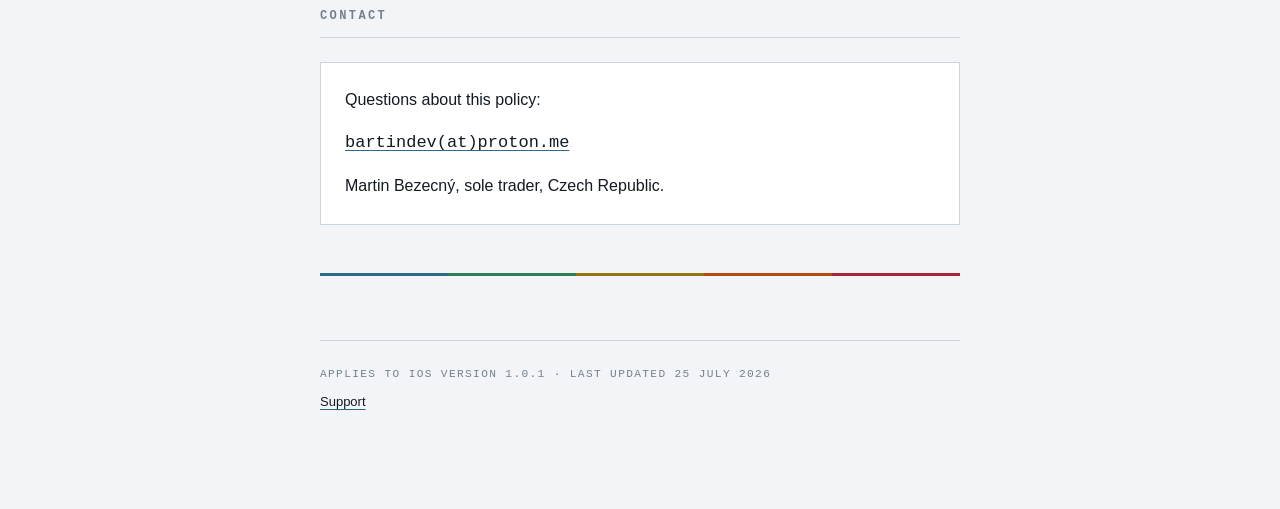
<file: privacy.html>
<!DOCTYPE html>
<html lang="en">
<head>
<meta charset="utf-8">
<meta name="viewport" content="width=device-width, initial-scale=1">
<title>Privacy policy &mdash; Simple Heart Rate Monitor</title>
<meta name="description" content="Privacy policy for Simple Heart Rate Monitor. The app collects nothing and contains no networking code.">
<link rel="icon" href="favicon.svg" type="image/svg+xml">
<link rel="stylesheet" href="style.css">
</head>
<body>

<nav class="bar">
  <b>Simple Heart Rate Monitor</b>
  <a href="index.html">Support</a>
</nav>

<main>

  <header class="hero">
    <p class="eyebrow">Privacy policy &middot; iOS version 1.0.1</p>
    <h1>Nothing leaves<span>your phone.</span></h1>
    <p class="lede">This is short because there is almost nothing to describe.</p>
  </header>

  <div class="panel">
    <p class="panel-head"><i class="led"></i> In one sentence</p>
    <p>Simple Heart Rate Monitor collects no data, contains no networking code, and has no way to send anything anywhere.</p>
  </div>

  <section>
    <h2>What the app collects</h2>
    <p>Nothing. There is no account, no sign-in, no registration, and no profile. The app asks for no name, email address, date of birth, or any other identifier.</p>
    <p>It contains no analytics, no crash reporting, no advertising, and no third-party software development kits. It makes no network requests of any kind, because the code to make one is not present in the app.</p>
    <p>Because nothing is collected, there are no third parties to disclose. No advertising network, analytics provider, cloud service, support platform, or other partner receives any information about you or your use of the app. In App Store Connect the app declares that no data is collected, and its bundled privacy manifest lists no collected data types.</p>
  </section>

  <section>
    <h2>Your heart rate readings</h2>
    <p>Readings arrive from your Bluetooth sensor, appear on screen, and are written to files inside the app's own storage on your device. They stay there. They are never transmitted, never uploaded, and never seen by the developer or anyone else. The developer has no access to your readings, your session history, or your settings, and no technical means of obtaining them.</p>
    <p>Session history is likewise stored only on the device, as files in the app's private container.</p>
  </section>

  <section>
    <h2>Apple Health</h2>
    <p>The app does not use HealthKit. It neither reads from nor writes to Apple Health. Should a later version add Apple Health support, it will require your explicit permission, and this policy will be updated before that version is released.</p>
  </section>

  <section>
    <h2>Exporting and sharing</h2>
    <p>You can export a session as a CSV or PDF file. The app prepares the file on your device and hands it to the standard iOS share sheet, at which point <strong>you choose where it goes</strong>: Files, Mail, a messaging app, a cloud drive, or anywhere else installed on your phone.</p>
    <p>This is the only route by which your data can leave the device, and only you can open it. Once a file has been sent somewhere, it is governed by the privacy policy of whatever service or app you sent it to, not by this one. Choose deliberately.</p>
    <p>Files prepared for export are held temporarily and removed automatically within a day.</p>
  </section>

  <section>
    <h2>Deleting your data</h2>
    <p>Delete sessions individually, or several at once, from the history screen inside the app. To remove everything, delete the app: that erases all recordings and settings from the device. Export anything you want to keep before you do, because deletion is permanent and there is no backup held anywhere else.</p>
  </section>

  <section>
    <h2>Settings you enter</h2>
    <p>Your maximum heart rate, age, sex, text size, theme, and spoken-reading preferences are stored on the device so the app remembers them. They are used for nothing but the features they configure, and they never leave the phone.</p>
  </section>

  <section>
    <h2>Permissions</h2>
    <p>The app requests one permission: Bluetooth. It is used solely to discover and communicate with your heart rate sensor. It is not used for location, proximity detection, advertising, or anything else. No camera, microphone, location, contacts, photos, or Health permissions are requested.</p>
  </section>

  <section>
    <h2>Apple</h2>
    <p>Your purchase is a transaction with Apple, not with the developer. Apple handles payment and may collect information about the download and about your use of the App Store, and may provide the developer with aggregate sales and crash statistics that do not identify individual users. That processing is governed by Apple's privacy policy, not this one.</p>
  </section>

  <section>
    <h2>This website</h2>
    <p>This site sets no cookies, runs no scripts, loads no fonts or images from other domains, and carries no analytics. It is hosted on GitHub, which records server logs, including visitors' IP addresses, in the ordinary course of serving the pages.</p>
  </section>

  <section>
    <h2>Children</h2>
    <p>The app is not directed at children and collects no information from anyone, of any age.</p>
  </section>

  <section>
    <h2>Your rights</h2>
    <p>Rights of access, correction, erasure, and portability under the GDPR apply to personal data held by a controller. No personal data is collected by, transmitted to, or held by the developer, so there is nothing held about you to access, correct, or erase.</p>
    <p>Your recordings are already in your own hands: on your own device, in an open text format you can read, export, or destroy at will.</p>
  </section>

  <section>
    <h2>Changes</h2>
    <p>If a future version of the app ever collects or transmits anything, this policy and the app's App Store privacy disclosures will both be updated before that version is released, and the change will be described in the release notes. Any such feature would be optional and off by default.</p>
  </section>

  <section>
    <h2>Contact</h2>
    <div class="contact">
      <p>Questions about this policy:</p>
      <p class="addr"><a href="mailto:bartindev@proton.me">bartindev(at)proton.me</a></p>
      <p>Martin Bezecn&yacute;, sole trader, Czech Republic.</p>
    </div>
  </section>

  <div class="ramp"><i></i><i></i><i></i><i></i><i></i></div>

</main>

<footer>
  <p class="meta">Applies to iOS version 1.0.1 &middot; Last updated 25 July 2026</p>
  <p><a href="index.html">Support</a></p>
</footer>

</body>
</html>
</file>
<file: style.css>
/* Simple Heart Rate Monitor - support site
   No webfonts, no scripts, no third-party requests. The privacy policy
   hosted here says the product contacts nobody; the site holds to that. */

:root {
  --ink:        #10151c;
  --panel:      #171e27;
  --panel-2:    #1d2531;
  --rule:       #263140;
  --rule-soft:  #1f2833;
  --text:       #dde3ea;
  --text-dim:   #97a5b6;
  --text-faint: #6b7a8c;

  /* The five training zones are the app's only chromatic vocabulary,
     so they are this page's palette too. */
  --z1: #3b82a0;
  --z2: #3f9c6b;
  --z3: #c9a227;
  --z4: #e0651f;
  --z5: #c8384a;

  --mono: ui-monospace, "SF Mono", SFMono-Regular, Menlo, Consolas,
          "Liberation Mono", "Courier New", monospace;
  --sans: -apple-system, BlinkMacSystemFont, "Segoe UI", Roboto,
          "Helvetica Neue", Arial, sans-serif;

  --col: 40rem;
}

@media (prefers-color-scheme: light) {
  :root {
    --ink:        #f2f4f7;
    --panel:      #ffffff;
    --panel-2:    #e9edf2;
    --rule:       #ccd4de;
    --rule-soft:  #dde3ea;
    --text:       #131a22;
    --text-dim:   #4d5b6b;
    --text-faint: #74828f;
    --z1: #2c6a86;
    --z2: #2f7d53;
    --z3: #94750f;
    --z4: #b64d10;
    --z5: #a82333;
  }
}

*, *::before, *::after { box-sizing: border-box; }

html { -webkit-text-size-adjust: 100%; }

body {
  margin: 0;
  background: var(--ink);
  color: var(--text);
  font-family: var(--sans);
  font-size: 1rem;
  line-height: 1.65;
  padding: 0 1.5rem 6rem;
}

/* ---------- masthead ---------- */

.bar {
  max-width: var(--col);
  margin: 0 auto;
  display: flex;
  justify-content: space-between;
  align-items: baseline;
  gap: 1rem;
  padding: 1.25rem 0;
  border-bottom: 1px solid var(--rule);
  font-family: var(--mono);
  font-size: 0.75rem;
  letter-spacing: 0.14em;
  text-transform: uppercase;
}

.bar b { font-weight: 600; color: var(--text); }
.bar a { color: var(--text-dim); text-decoration: none; border-bottom: 1px solid transparent; }
.bar a:hover, .bar a:focus-visible { color: var(--text); border-bottom-color: var(--z1); }

/* ---------- layout ---------- */

main { max-width: var(--col); margin: 0 auto; }

.hero { padding: 3.5rem 0 2.5rem; }

.eyebrow {
  font-family: var(--mono);
  font-size: 0.7rem;
  letter-spacing: 0.22em;
  text-transform: uppercase;
  color: var(--text-faint);
  margin: 0 0 1.25rem;
}

h1 {
  font-family: var(--mono);
  font-weight: 600;
  font-size: clamp(1.75rem, 7vw, 2.6rem);
  line-height: 1.1;
  letter-spacing: -0.02em;
  margin: 0;
}

h1 span { display: block; color: var(--text-faint); }

.lede {
  margin: 1.5rem 0 0;
  font-size: 1.0625rem;
  color: var(--text-dim);
  max-width: 34rem;
}

section { padding: 2.75rem 0 0; }

h2 {
  font-family: var(--mono);
  font-size: 0.75rem;
  font-weight: 600;
  letter-spacing: 0.2em;
  text-transform: uppercase;
  color: var(--text-faint);
  margin: 0 0 1.5rem;
  padding-bottom: 0.6rem;
  border-bottom: 1px solid var(--rule);
}

h3 {
  font-family: var(--sans);
  font-size: 1rem;
  font-weight: 600;
  margin: 2rem 0 0.5rem;
}

p { margin: 0 0 1rem; }
p:last-child { margin-bottom: 0; }

a { color: var(--text); text-decoration: underline; text-decoration-color: var(--z1); text-underline-offset: 0.2em; }
a:hover, a:focus-visible { text-decoration-color: var(--text); }

code {
  font-family: var(--mono);
  font-size: 0.875em;
  background: var(--panel-2);
  padding: 0.1em 0.35em;
  border-radius: 2px;
}

strong { font-weight: 600; }

/* ---------- status panels: the signature element ---------- */

.panel {
  background: var(--panel);
  border: 1px solid var(--rule);
  border-left: 3px solid var(--z2);
  padding: 1.25rem 1.375rem;
  margin: 1.25rem 0 0;
}

.panel-head {
  display: flex;
  align-items: center;
  gap: 0.6rem;
  font-family: var(--mono);
  font-size: 0.7rem;
  font-weight: 600;
  letter-spacing: 0.16em;
  text-transform: uppercase;
  color: var(--z2);
  margin: 0 0 0.75rem;
}

.led {
  width: 0.5rem;
  height: 0.5rem;
  border-radius: 50%;
  background: var(--z2);
  flex: none;
}

.panel p { color: var(--text-dim); font-size: 0.9375rem; }

.panel--alert { border-left-color: var(--z5); }
.panel--alert .panel-head { color: var(--z5); font-size: 0.9375rem; letter-spacing: 0.1em; }
.panel--alert .led { background: var(--z5); animation: pulse 1.8s ease-in-out infinite; }
.panel--alert strong { color: var(--text); }

@keyframes pulse { 0%, 100% { opacity: 1; } 50% { opacity: 0.3; } }

@media (prefers-reduced-motion: reduce) {
  .panel--alert .led { animation: none; }
}

/* ---------- compatibility split ---------- */

.split {
  display: grid;
  grid-template-columns: 1fr;
  gap: 2rem;
}

@media (min-width: 40rem) {
  .split { grid-template-columns: 1fr 1fr; gap: 2.5rem; }
}

.split h3 {
  margin: 0 0 0.875rem;
  font-family: var(--mono);
  font-size: 0.7rem;
  letter-spacing: 0.16em;
  text-transform: uppercase;
  padding-bottom: 0.5rem;
  border-bottom: 1px solid var(--rule-soft);
}

.split-yes h3 { color: var(--z2); }
.split-no  h3 { color: var(--z5); }

.split ul { list-style: none; margin: 0; padding: 0; }
.split li {
  font-size: 0.9375rem;
  color: var(--text-dim);
  padding: 0.3rem 0 0.3rem 1.1rem;
  position: relative;
}
.split li::before {
  content: "";
  position: absolute;
  left: 0;
  top: 0.95em;
  width: 0.45rem;
  height: 1px;
  background: currentColor;
  opacity: 0.6;
}
.split li b { color: var(--text); font-weight: 600; }
.split-note { font-size: 0.875rem; color: var(--text-faint); margin-top: 1rem; }

/* ---------- question list ---------- */

.qa { border-top: 1px solid var(--rule-soft); }

.qa > div {
  border-bottom: 1px solid var(--rule-soft);
  padding: 1.375rem 0;
}

.q {
  font-weight: 600;
  font-size: 1rem;
  margin: 0 0 0.5rem;
  color: var(--text);
}

.qa p { color: var(--text-dim); font-size: 0.9375rem; }

/* ---------- ordered steps ---------- */

ol.steps {
  margin: 0.5rem 0 0;
  padding-left: 0;
  list-style: none;
  counter-reset: step;
}

ol.steps li {
  counter-increment: step;
  position: relative;
  padding: 0 0 0.75rem 2.25rem;
  font-size: 0.9375rem;
  color: var(--text-dim);
}

ol.steps li::before {
  content: counter(step, decimal-leading-zero);
  position: absolute;
  left: 0;
  top: 0;
  font-family: var(--mono);
  font-size: 0.75rem;
  color: var(--z1);
  letter-spacing: 0.05em;
}

ol.steps li b { color: var(--text); font-weight: 600; }

/* ---------- zone ramp ---------- */

.ramp { display: flex; height: 3px; margin: 3rem 0 0; }
.ramp i { flex: 1; }
.ramp i:nth-child(1) { background: var(--z1); }
.ramp i:nth-child(2) { background: var(--z2); }
.ramp i:nth-child(3) { background: var(--z3); }
.ramp i:nth-child(4) { background: var(--z4); }
.ramp i:nth-child(5) { background: var(--z5); }

/* ---------- contact + footer ---------- */

.contact {
  background: var(--panel);
  border: 1px solid var(--rule);
  padding: 1.5rem;
  margin-top: 0.5rem;
}

.contact .addr {
  font-family: var(--mono);
  font-size: 1.0625rem;
  word-break: break-all;
}

footer {
  max-width: var(--col);
  margin: 4rem auto 0;
  padding-top: 1.5rem;
  border-top: 1px solid var(--rule);
  font-size: 0.8125rem;
  color: var(--text-faint);
}

footer p { margin: 0 0 0.5rem; }

footer .meta {
  font-family: var(--mono);
  font-size: 0.7rem;
  letter-spacing: 0.12em;
  text-transform: uppercase;
}

:focus-visible {
  outline: 2px solid var(--z1);
  outline-offset: 3px;
}
</file>
